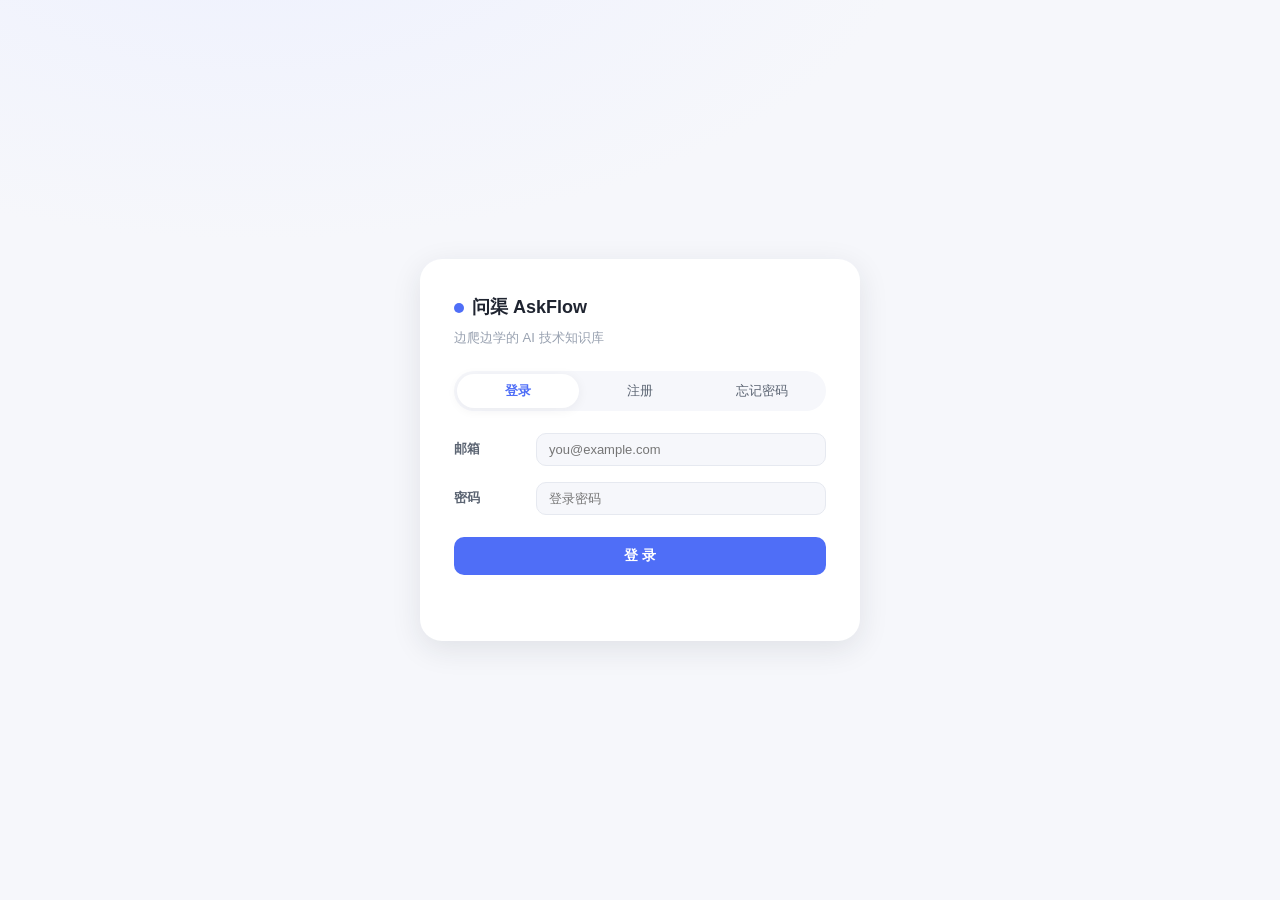
<file: frontend/index.html>
<!DOCTYPE html>
<html lang="zh-CN">
<head>
  <meta charset="UTF-8">
  <meta name="viewport" content="width=device-width, initial-scale=1.0">
  <title>问渠 AskFlow · 学习卡片</title>
  <link rel="stylesheet" href="css/style.css">
</head>
<body>
  <header class="topbar">
    <div class="topbar-inner">
      <div class="logo"><span class="dot"></span>问渠 AskFlow</div>
      <nav class="nav">
        <a href="index.html" class="active">学习卡片</a>
        <a href="chat.html">对话学习</a>
        <a href="kb.html">知识库</a>
        <a href="interview.html">模拟面试</a>
        <a href="learning.html">任务板</a>
      </nav>
    </div>
  </header>

  <main class="container">
    <section class="home-hero">
      <h1>学习卡片</h1>
      <p>小概念随手学，碎片时间也能系统学习</p>
    </section>

    <div id="card-state" class="state-box">正在加载卡片…</div>

    <section id="daily-card" class="daily-card" style="display:none">
      <div class="card-deco" aria-hidden="true">💡</div>
      <div class="card-head">
        <span id="card-category" class="category-tag"></span>
        <button id="btn-swap" class="swap-btn" title="换一个知识点">🔄 换一个</button>
      </div>
      <div id="card-term" class="term"></div>
      <div id="card-alias" class="alias" style="display:none"></div>
      <p id="card-brief" class="brief"></p>

      <section id="card-detail-wrap" class="card-section" style="display:none">
        <h3>📖 详细讲解</h3>
        <p id="card-detail"></p>
      </section>
      <section id="card-example-wrap" class="card-section" style="display:none">
        <h3>💻 示例</h3>
        <pre id="card-example"></pre>
      </section>

      <div class="divider"></div>
      <div class="actions">
        <button id="btn-ask" class="btn btn-primary">🙋 去问 AI（讲解模式）</button>
        <button id="btn-teach" class="btn btn-ghost">👨‍🏫 我来教 AI（费曼模式）</button>
      </div>
    </section>

    <section id="stat-row" class="stat-row" style="display:none">
      <div class="stat"><b id="stat-knowledge">-</b><span>知识条目</span></div>
      <div class="stat"><b id="stat-terms">-</b><span>术语卡片</span></div>
      <div class="stat"><b id="stat-evals">-</b><span>我的讲解评估</span></div>
      <div class="stat"><b id="stat-avg">-</b><span>我的平均掌握分</span></div>
    </section>
  </main>

  <script src="js/api.js"></script>
  <script src="js/topbar-user.js"></script>
  <script src="js/highlight.js"></script>
  <script src="js/home.js"></script>
</body>
</html>
</file>
<file: frontend/css/style.css>
/* 问渠 AskFlow —— 全局样式 */

:root {
  --bg: #f6f7fb;
  --card: #ffffff;
  --ink: #1f2430;
  --ink-2: #5b6472;
  --ink-3: #98a1b0;
  --line: #e6e9f0;
  --brand: #4f6ef7;
  --brand-soft: #eef1fe;
  --green: #2eb872;
  --green-soft: #e8f7ef;
  --red: #e5484d;
  --red-soft: #fdecec;
  --amber: #d97706;
  --amber-soft: #fdf3e3;
  --radius: 14px;
  --shadow: 0 2px 12px rgba(31, 36, 48, 0.06);
  --shadow-lg: 0 8px 30px rgba(31, 36, 48, 0.10);
}

* { box-sizing: border-box; margin: 0; padding: 0; }

body {
  font-family: "PingFang SC", "Microsoft YaHei", "Segoe UI", sans-serif;
  background: var(--bg);
  color: var(--ink);
  line-height: 1.65;
}

a { color: var(--brand); text-decoration: none; }

/* ---------- 顶部导航 ---------- */
.topbar {
  position: sticky; top: 0; z-index: 10;
  background: rgba(255, 255, 255, 0.9);
  backdrop-filter: blur(8px);
  border-bottom: 1px solid var(--line);
}
.topbar-inner {
  max-width: 960px; margin: 0 auto;
  display: flex; align-items: center; gap: 20px;
  padding: 12px 20px;
}
.logo { font-weight: 700; font-size: 17px; color: var(--ink); display: flex; align-items: center; gap: 8px; }
.logo .dot { width: 10px; height: 10px; border-radius: 50%; background: var(--brand); }
.nav { display: flex; gap: 4px; margin-left: auto; }
.nav a {
  padding: 6px 14px; border-radius: 999px;
  color: var(--ink-2); font-size: 14px;
}
.nav a:hover { background: var(--brand-soft); color: var(--brand); }
.nav a.active { background: var(--brand); color: #fff; }

.container { max-width: 960px; margin: 0 auto; padding: 28px 20px 60px; }

/* ---------- 主页：学习卡片 ---------- */
.home-hero { text-align: center; margin: 18px 0 26px; }
.home-hero h1 { font-size: 26px; letter-spacing: 1px; }
.home-hero p { color: var(--ink-2); margin-top: 6px; font-size: 14px; }

.daily-card {
  background: linear-gradient(165deg, #ffffff 55%, #f3f6ff);
  border: 1px solid #edf0fb;
  border-radius: 22px;
  box-shadow: var(--shadow-lg);
  padding: 30px 36px 28px;
  position: relative;
  overflow: hidden;
}
/* 右侧水印装饰，填充空白区 */
.card-deco {
  position: absolute; right: 30px; top: 26px;
  font-size: 88px; line-height: 1;
  opacity: 0.12; transform: rotate(12deg);
  pointer-events: none; user-select: none;
}
.card-head {
  display: flex; align-items: center; justify-content: space-between;
  margin-bottom: 10px;
}
.daily-card .swap-btn {
  display: inline-flex; align-items: center; gap: 4px;
  font-size: 12px; color: var(--ink-3);
  border: 1px solid var(--line); border-radius: 999px; padding: 2px 12px;
  background: #fff; cursor: pointer;
  transition: color .15s, border-color .15s;
}
.daily-card .swap-btn:hover { color: var(--brand); border-color: var(--brand); }
.daily-card .swap-btn:disabled { opacity: .6; cursor: default; }
.daily-card .term {
  font-size: 40px; font-weight: 800; letter-spacing: 0.5px;
  margin: 4px 0 2px;
}
.daily-card .alias { color: var(--ink-3); font-size: 13px; margin-bottom: 8px; }
.daily-card .category-tag {
  display: inline-block; background: var(--brand-soft); color: var(--brand);
  font-size: 12px; font-weight: 600; padding: 4px 14px; border-radius: 999px;
}
.daily-card .brief {
  font-size: 16px; color: var(--ink-2); margin-top: 10px; max-width: 660px;
}
/* 详细讲解 / 示例区块 */
.card-section { margin-top: 18px; max-width: 720px; }
.card-section h3 {
  font-size: 14px; color: var(--ink);
  margin-bottom: 8px; letter-spacing: 0.5px;
}
.card-section p { font-size: 14.5px; color: var(--ink-2); }
.card-section pre {
  background: #f2f4fa; border: 1px solid var(--line);
  border-radius: 12px; padding: 12px 16px;
  font-size: 13px; line-height: 1.6;
  font-family: "Cascadia Code", Consolas, "Courier New", monospace;
  white-space: pre-wrap; word-break: break-word;
  color: #33415c;
}
/* 代码高亮配色（浅色主题） */
.tok-kw  { color: #8250df; font-weight: 600; }  /* 关键字 */
.tok-str { color: #0a7d33; }                    /* 字符串 */
.tok-cmt { color: #98a1b0; font-style: italic; }/* 注释 */
.tok-num { color: #d97706; }                    /* 数字 */
.tok-fn  { color: #1f6feb; }                    /* 函数调用 */
.tok-dec { color: #b35900; }                    /* 装饰器 */

/* ---------- 富文本（AI 回答 / 知识正文） ---------- */
.rich { white-space: normal; }
.rich p { margin: 4px 0; }
.rich h2, .rich h3, .rich h4 { margin: 12px 0 6px; line-height: 1.4; }
.rich h2 { font-size: 17px; }
.rich h3 { font-size: 15.5px; }
.rich h4 { font-size: 14.5px; }
.rich ul, .rich ol { padding-left: 22px; margin: 6px 0; }
.rich li { margin: 2px 0; }
.rich strong { color: var(--ink); }
.rich .code-block {
  background: #f2f4fa; border: 1px solid var(--line);
  border-radius: 10px; padding: 10px 14px; margin: 8px 0;
  font-family: "Cascadia Code", Consolas, "Courier New", monospace;
  font-size: 12.5px; line-height: 1.6;
  white-space: pre-wrap; word-break: break-word;
  color: #33415c;
}
.rich .inline-code {
  background: #eef1fe; color: #4f6ef7;
  border-radius: 5px; padding: 1px 6px;
  font-family: Consolas, monospace; font-size: 0.9em;
}
/* markdown 表格 */
.rich .table-wrap { overflow-x: auto; margin: 8px 0; }
.rich table {
  border-collapse: collapse; width: 100%;
  font-size: 13px; line-height: 1.5;
}
.rich th, .rich td {
  border: 1px solid var(--line);
  padding: 6px 12px; text-align: left;
}
.rich th {
  background: var(--brand-soft); color: var(--ink);
  font-weight: 700; white-space: nowrap;
}
.rich td .inline-code { white-space: nowrap; }

/* ---------- 知识库页 ---------- */
.kb-grid {
  display: grid; gap: 14px;
  grid-template-columns: repeat(auto-fill, minmax(190px, 1fr));
}
.kb-tile {
  background: var(--card); border-radius: 18px; box-shadow: var(--shadow);
  padding: 22px 20px; text-align: center; cursor: pointer;
  transition: transform .12s ease, box-shadow .2s ease;
}
.kb-tile:hover { transform: translateY(-3px); box-shadow: var(--shadow-lg); }
.kb-tile .tile-icon { font-size: 30px; margin-bottom: 6px; }
.kb-tile b { display: block; font-size: 28px; color: var(--brand); }
.kb-tile span { font-size: 13px; color: var(--ink-2); }

.kb-list-head {
  display: flex; align-items: baseline; gap: 10px;
  margin: 30px 0 12px;
}
.kb-list-head h2 { font-size: 18px; }
.kb-list { display: flex; flex-direction: column; gap: 8px; }
.kb-row {
  background: var(--card); border-radius: 12px; box-shadow: var(--shadow);
  padding: 12px 18px; cursor: pointer;
  display: flex; justify-content: space-between; gap: 12px; align-items: center;
}
.kb-row:hover { background: var(--brand-soft); }
.kb-row .row-title { font-size: 14px; font-weight: 600; }
.row-meta { font-size: 12px; color: var(--ink-3); white-space: nowrap; }

/* ---------- 详情弹窗 ---------- */
.modal-mask {
  position: fixed; inset: 0; z-index: 50;
  background: rgba(20, 24, 36, 0.45);
  display: flex; align-items: center; justify-content: center;
  padding: 24px;
}
.modal {
  background: var(--card); border-radius: 18px; box-shadow: var(--shadow-lg);
  width: min(820px, 100%); max-height: 86vh;
  display: flex; flex-direction: column;
  padding: 22px 26px;
}
.modal-head { display: flex; align-items: center; justify-content: space-between; gap: 12px; }
.modal-head h3 { font-size: 17px; }
.modal-close {
  border: none; background: var(--bg); border-radius: 8px;
  width: 30px; height: 30px; cursor: pointer; color: var(--ink-2);
}
.modal-close:hover { background: var(--red-soft); color: var(--red); }
.modal-meta { margin: 8px 0 4px; display: flex; gap: 10px; align-items: center; flex-wrap: wrap; }
.modal-body {
  overflow-y: auto; margin-top: 10px;
  font-size: 14px; color: var(--ink-2);
  border-top: 1px solid var(--line); padding-top: 14px;
}

/* 设置弹窗 */
.modal.small { width: min(560px, 100%); }
.set-tip { font-size: 12.5px; color: var(--ink-3); margin: 10px 0 14px; line-height: 1.7; }
.set-row {
  display: flex; align-items: center; gap: 10px;
  font-size: 13px; color: var(--ink-2); margin-bottom: 10px;
}
.set-row > span, .set-row { font-weight: 600; }
.set-row select, .set-row input {
  flex: 1; min-width: 0;
  border: 1px solid var(--line); border-radius: 10px;
  padding: 8px 12px; font-size: 13px; font-family: inherit;
  background: var(--bg); outline: none;
}
.set-row select:focus, .set-row input:focus { border-color: var(--brand); background: #fff; }
.set-actions { display: flex; align-items: center; gap: 10px; margin-top: 16px; }

/* 模拟面试上传 */
.iv-uploads { display: flex; gap: 14px; margin-top: 20px; flex-wrap: wrap; }
.iv-file {
  flex: 1; min-width: 220px;
  border: 2px dashed var(--line); border-radius: 14px;
  padding: 16px; cursor: pointer; font-size: 14px;
  display: flex; align-items: center; gap: 10px;
  background: var(--bg);
}
.iv-file:hover { border-color: var(--brand); }
.iv-file input { display: none; }
.iv-file span { color: var(--ink-3); font-size: 12px; overflow: hidden; text-overflow: ellipsis; }
.iv-meta { box-shadow: var(--shadow); }
.divider { height: 1px; background: var(--line); margin: 22px 0 18px; }
.daily-card .actions { display: flex; gap: 12px; flex-wrap: wrap; }

/* 统计条 */
.stat-row { display: flex; gap: 14px; margin-top: 18px; flex-wrap: wrap; }
.stat {
  flex: 1; min-width: 150px;
  background: var(--card); border-radius: 16px; box-shadow: var(--shadow);
  padding: 16px 20px; text-align: center;
}
.stat b { display: block; font-size: 26px; color: var(--brand); }
.stat span { font-size: 12px; color: var(--ink-3); }

.btn {
  display: inline-flex; align-items: center; gap: 6px;
  border: none; cursor: pointer;
  padding: 10px 22px; border-radius: 10px;
  font-size: 14px; font-weight: 600;
  transition: transform .06s ease, box-shadow .2s ease, background .2s ease;
}
.btn:active { transform: translateY(1px); }
.btn-primary { background: var(--brand); color: #fff; }
.btn-primary:hover { box-shadow: 0 4px 14px rgba(79, 110, 247, 0.35); }
.btn-ghost { background: var(--brand-soft); color: var(--brand); }
.btn-ghost:hover { background: #e0e6fd; }
.btn-danger-soft { background: var(--red-soft); color: var(--red); }
.btn[disabled] { opacity: .5; cursor: not-allowed; }

.state-box { text-align: center; color: var(--ink-3); padding: 60px 0; font-size: 14px; }

/* ---------- 对话页 ---------- */
.chat-layout { display: flex; height: calc(100vh - 57px); }
.sidebar {
  width: 240px; flex: none;
  background: var(--card); border-right: 1px solid var(--line);
  display: flex; flex-direction: column;
}
.sidebar-head { display: flex; gap: 8px; padding: 14px 12px 10px; }
.btn-small { padding: 7px 14px; font-size: 13px; flex: 1; }
.icon-btn {
  border: 1px solid var(--line); background: var(--bg); border-radius: 10px;
  width: 36px; cursor: pointer; font-size: 16px;
}
.icon-btn:hover { background: var(--brand-soft); }
.session-list { flex: 1; overflow-y: auto; padding: 4px 10px 10px; }
.session-mode-label {
  font-size: 11px; color: var(--ink-3); letter-spacing: 1px;
  padding: 6px 6px 4px;
}
.session-item {
  display: flex; align-items: center; gap: 6px;
  padding: 9px 10px; border-radius: 10px; cursor: pointer;
  font-size: 13px; color: var(--ink-2); margin-bottom: 2px;
}
.session-item:hover { background: var(--bg); }
.session-item.active { background: var(--brand-soft); color: var(--brand); font-weight: 600; }
.session-item .s-title {
  flex: 1; overflow: hidden; text-overflow: ellipsis; white-space: nowrap;
}
.session-item .s-del {
  border: none; background: transparent; cursor: pointer;
  color: var(--ink-3); font-size: 12px; border-radius: 6px;
  width: 20px; height: 20px; visibility: hidden;
}
.session-item:hover .s-del { visibility: visible; }
.session-item .s-del:hover { background: var(--red-soft); color: var(--red); }
.llm-badge {
  border-top: 1px solid var(--line);
  padding: 10px 14px; font-size: 12px; color: var(--ink-3);
  overflow: hidden; text-overflow: ellipsis; white-space: nowrap;
}
.chat-main { flex: 1; min-width: 0; }
.chat-wrap { display: flex; flex-direction: column; height: 100%; }
.chat-toolbar {
  display: flex; align-items: center; gap: 14px; flex-wrap: wrap;
  padding: 12px 20px; border-bottom: 1px solid var(--line); background: var(--card);
}
/* 显眼的当前模型徽标 */
.model-chip {
  display: inline-flex; align-items: center; gap: 6px;
  background: linear-gradient(90deg, var(--brand), #8b5cf6);
  color: #fff; font-size: 12.5px; font-weight: 700;
  padding: 6px 14px; border-radius: 999px;
  max-width: 260px; overflow: hidden; text-overflow: ellipsis; white-space: nowrap;
  cursor: default;
}
.mode-switch { display: flex; background: var(--bg); border-radius: 999px; padding: 3px; }
.mode-switch button {
  border: none; background: transparent; cursor: pointer;
  padding: 6px 18px; border-radius: 999px; font-size: 13px; color: var(--ink-2);
}
.mode-switch button.active { background: var(--card); color: var(--brand); font-weight: 700; box-shadow: var(--shadow); }

.topic-bar { display: flex; align-items: center; gap: 10px; font-size: 13px; color: var(--ink-2); }
.topic-bar .topic-name { font-weight: 700; color: var(--ink); }
.topic-bar .rounds { color: var(--ink-3); }

.msg-list {
  flex: 1; overflow-y: auto;
  max-width: 860px; width: 100%; margin: 0 auto;
  padding: 24px 20px;
  display: flex; flex-direction: column; gap: 16px;
}
.msg { display: flex; gap: 10px; max-width: 100%; }
.msg.user { flex-direction: row-reverse; }
.avatar {
  flex: none; width: 34px; height: 34px; border-radius: 50%;
  display: flex; align-items: center; justify-content: center;
  font-size: 16px; background: var(--brand-soft);
}
.msg.user .avatar { background: var(--green-soft); }
.bubble {
  background: var(--card); border-radius: var(--radius); box-shadow: var(--shadow);
  padding: 12px 16px; max-width: 76%; font-size: 14.5px;
  white-space: pre-wrap; word-break: break-word;
}
.msg.user .bubble { background: var(--brand); color: #fff; }

.sources { display: flex; gap: 6px; flex-wrap: wrap; margin-top: 8px; }
.source-chip {
  font-size: 11px; color: var(--ink-3);
  border: 1px solid var(--line); border-radius: 999px; padding: 1px 9px;
}

/* 知识库无资料提示条（检索分数低于阈值，已自动联网补爬） */
.kb-gap-note {
  align-self: flex-start;
  display: flex; align-items: center; gap: 10px; flex-wrap: wrap;
  background: var(--amber-soft); color: var(--amber);
  border: 1px solid var(--amber); border-radius: var(--radius);
  padding: 9px 14px; font-size: 13px; max-width: 76%;
}
.kb-gap-note a { color: var(--amber); font-weight: 600; text-decoration: none; white-space: nowrap; }
.kb-gap-note a:hover { text-decoration: underline; }

/* 评分卡片 */
.eval-card {
  background: var(--card); border-radius: var(--radius); box-shadow: var(--shadow);
  border-left: 4px solid var(--brand);
  padding: 16px 18px; max-width: 76%; font-size: 14px;
}
.eval-card h1, .eval-card h2 { font-size: 15px; margin: 12px 0 6px; }
.eval-card h1:first-child, .eval-card h2:first-child { margin-top: 0; }
.eval-card ul { padding-left: 20px; margin: 4px 0; }
.eval-card .score-line { color: var(--brand); font-weight: 800; }

.cursor::after {
  content: "▍"; color: var(--brand);
  animation: blink 1s steps(2) infinite;
}
@keyframes blink { 50% { opacity: 0; } }

/* 输入区 */
.input-bar {
  border-top: 1px solid var(--line); background: var(--card);
  padding: 14px 20px 18px;
}
.input-inner {
  max-width: 860px; margin: 0 auto;
  display: flex; gap: 10px; align-items: flex-end;
}
.input-inner textarea {
  flex: 1; resize: none; border: 1px solid var(--line); border-radius: 12px;
  padding: 10px 14px; font-size: 14px; font-family: inherit;
  min-height: 44px; max-height: 140px; outline: none; background: var(--bg);
}
.input-inner textarea:focus { border-color: var(--brand); background: #fff; }
.hint { max-width: 860px; margin: 8px auto 0; font-size: 12px; color: var(--ink-3); }

/* ---------- 登录/注册/忘记密码页 ---------- */
.auth-wrap {
  min-height: 100vh;
  display: flex; align-items: center; justify-content: center;
  padding: 24px;
  background: radial-gradient(1200px 600px at 20% -10%, #eef1fe 0%, var(--bg) 55%);
}
.auth-card {
  width: min(440px, 100%);
  background: var(--card); border-radius: 22px; box-shadow: var(--shadow-lg);
  padding: 34px 34px 30px;
}
.auth-logo { font-weight: 700; font-size: 18px; display: flex; align-items: center; gap: 8px; }
.auth-logo .dot { width: 10px; height: 10px; border-radius: 50%; background: var(--brand); }
.auth-sub { color: var(--ink-3); font-size: 13px; margin: 4px 0 22px; }

.auth-tabs {
  display: flex; background: var(--bg); border-radius: 999px; padding: 3px;
  margin-bottom: 22px;
}
.auth-tab {
  flex: 1; border: none; background: transparent; cursor: pointer;
  padding: 8px 0; border-radius: 999px; font-size: 13px; color: var(--ink-2);
}
.auth-tab.active { background: var(--card); color: var(--brand); font-weight: 700; box-shadow: var(--shadow); }

.auth-form { display: flex; flex-direction: column; gap: 2px; }
.auth-form .set-row { margin-bottom: 14px; }
.auth-form .set-row > span { flex: none; width: 72px; }
.auth-submit { justify-content: center; margin-top: 6px; }
.auth-msg { font-size: 13px; margin-top: 16px; min-height: 20px; text-align: center; }
.auth-msg.err { color: var(--red); }
.auth-msg.ok { color: var(--green); }

/* 验证码行：输入框 + 发送按钮 */
.code-row input { flex: 1; }
.code-btn { flex: none; white-space: nowrap; padding: 7px 14px; }
.code-btn[disabled] { opacity: .6; cursor: not-allowed; }

/* ---------- 顶栏用户区（topbar-user.js 注入）---------- */
.topbar-user { display: flex; align-items: center; gap: 10px; margin-left: 12px; }
.tu-email {
  font-size: 12.5px; color: var(--ink-2); max-width: 180px;
  overflow: hidden; text-overflow: ellipsis; white-space: nowrap;
}
.tu-logout {
  border: 1px solid var(--line); background: var(--bg); color: var(--ink-2);
  border-radius: 999px; padding: 4px 14px; font-size: 12.5px; cursor: pointer;
}
.tu-logout:hover { background: var(--red-soft); color: var(--red); border-color: var(--red-soft); }

/* ---------- 通知铃铛 + 下拉面板 ---------- */
.tu-bell {
  position: relative; border: none; background: transparent;
  font-size: 17px; cursor: pointer; padding: 3px 6px; border-radius: 8px;
  line-height: 1;
}
.tu-bell:hover { background: var(--brand-soft); }
.tu-dot {
  position: absolute; top: 1px; right: 2px; width: 8px; height: 8px;
  border-radius: 50%; background: var(--red);
  box-shadow: 0 0 0 2px #fff;
}
.notif-panel {
  position: absolute; top: calc(100% + 10px); right: 0; z-index: 60;
  width: 340px; max-width: 92vw;
  background: var(--card); border-radius: var(--radius);
  box-shadow: var(--shadow-lg); border: 1px solid var(--line);
  overflow: hidden;
}
.np-head {
  display: flex; align-items: center; justify-content: space-between;
  padding: 12px 16px; border-bottom: 1px solid var(--line);
  background: var(--bg);
}
.np-actions { display: flex; gap: 8px; }
.np-btn {
  border: 1px solid var(--line); background: var(--card); color: var(--ink-2);
  border-radius: 999px; padding: 3px 12px; font-size: 12px; cursor: pointer;
}
.np-btn:hover { border-color: var(--brand); color: var(--brand); }
.np-danger:hover { border-color: var(--red); color: var(--red); }
.np-list { max-height: 380px; overflow-y: auto; }
.np-empty { padding: 30px 0; text-align: center; color: var(--ink-3); font-size: 13px; }
.np-item { padding: 12px 16px; border-bottom: 1px solid var(--line); cursor: pointer; }
.np-item:last-child { border-bottom: none; }
.np-item:hover { background: var(--brand-soft); }
.np-item.unread { background: #f4f7ff; }
.np-item.unread .np-title { color: var(--ink); font-weight: 700; }
.np-item.read .np-title, .np-item.read .np-body { color: var(--ink-3); }
.np-title { font-size: 13.5px; color: var(--ink); }
.np-body { font-size: 12.5px; color: var(--ink-2); margin-top: 3px; line-height: 1.5; }
.np-time { font-size: 11px; color: var(--ink-3); margin-top: 5px; }

/* ---------- 知识库：全局/我的 tab 与个人知识库 ---------- */
.kb-tabs { width: fit-content; margin: 0 auto 22px; }
.my-toolbar { display: flex; align-items: center; gap: 10px; margin-bottom: 16px; }
.my-toolbar .row-meta { margin-left: auto; }
.kb-row .row-right { display: flex; align-items: center; gap: 8px; flex: none; }
.btn-mini { padding: 4px 12px; font-size: 12px; }
.set-row textarea {
  flex: 1; min-width: 0; resize: vertical;
  border: 1px solid var(--line); border-radius: 10px;
  padding: 8px 12px; font-size: 13px; font-family: inherit;
  background: var(--bg); outline: none; line-height: 1.6;
}
.set-row textarea:focus { border-color: var(--brand); background: #fff; }

/* 徽标（爬取状态 / 「我的」标记） */
.badge {
  display: inline-block; font-size: 12px; font-weight: 600;
  border-radius: 999px; padding: 2px 12px;
  background: var(--bg); color: var(--ink-2);
}
.badge-mine { background: var(--green-soft); color: var(--green); }
.badge-pending { background: var(--bg); color: var(--ink-3); }
.badge-running { background: var(--brand-soft); color: var(--brand); }
.badge-done { background: var(--green-soft); color: var(--green); }
.badge-partial { background: var(--amber-soft); color: var(--amber); }
.badge-failed { background: var(--red-soft); color: var(--red); }

/* 分页条（全局列表 / 我的知识列表共用） */
.kb-pager { display: flex; align-items: center; justify-content: center; gap: 14px; margin-top: 14px; }
.kb-pager:empty { margin-top: 0; }
.kb-pager button[disabled] { opacity: .45; cursor: not-allowed; }

/* 爬取进度面板（置顶展示，间距留给下方工具栏；支持多任务并行） */
.crawl-panel {
  background: var(--card); border-radius: var(--radius); box-shadow: var(--shadow);
  padding: 16px 18px; margin: 0 0 18px; font-size: 13px;
}
.crawl-head { display: flex; align-items: center; gap: 10px; margin-bottom: 4px; }
.crawl-head .modal-close { margin-left: auto; }
.crawl-task { padding: 12px 0 4px; border-top: 1px dashed var(--line); }
.crawl-task:first-child { border-top: none; padding-top: 6px; }
.crawl-task-head { display: flex; align-items: center; gap: 10px; margin-bottom: 8px; }
.crawl-task-head .ct-url {
  overflow: hidden; text-overflow: ellipsis; white-space: nowrap;
}
.crawl-task .progress { margin-bottom: 6px; }

/* 弹窗头部右侧按钮组（详情弹窗：翻译 + 关闭） */
.modal-head-actions { display: flex; align-items: center; gap: 8px; flex: none; }
.progress {
  height: 8px; background: var(--bg); border-radius: 999px; overflow: hidden;
}
.progress-bar {
  height: 100%; background: linear-gradient(90deg, var(--brand), #8b5cf6);
  border-radius: 999px; transition: width .4s ease;
}
/* 不定长进度条：检索阶段无页数可算，用流光动画表示「进行中」 */
.progress-bar-indeterminate {
  background: linear-gradient(90deg, var(--brand), #8b5cf6, var(--brand));
  background-size: 200% 100%;
  animation: progress-flow 1.4s linear infinite;
}
@keyframes progress-flow {
  from { background-position: 200% 0; }
  to { background-position: 0 0; }
}
/* 任务板子题内的补爬进度（第二行，占满整行） */
.board-crawl-progress { flex-basis: 100%; margin-top: 8px; }
.board-crawl-progress .row-meta { margin-top: 4px; white-space: normal; word-break: break-all; }

/* ---------- 任务板：三栏布局 + 抽屉卡片 + Agent/日志面板 ---------- */
.board-layout {
  max-width: 1280px;
  display: grid;
  grid-template-columns: 235px minmax(0, 1fr) 295px;
  gap: 18px; align-items: start;
}
.board-main { min-width: 0; }
.aside-card { padding: 16px 16px 18px; border-radius: 16px; }
.aside-title { font-size: 14px; margin-bottom: 12px; }

/* 窄屏页签：默认隐藏（桌面三栏全显）；<1200px 显示并按 body class 互斥切换 */
.board-mtabs { display: none; }
@media (max-width: 1200px) {
  .board-layout { grid-template-columns: 1fr; }
  .board-mtabs {
    display: flex; gap: 6px; margin-bottom: 14px;
    background: var(--card); border-radius: 12px; padding: 5px;
    box-shadow: var(--shadow);
  }
  .bmtab {
    flex: 1; border: none; background: transparent; border-radius: 9px;
    padding: 9px 0; font-size: 13.5px; color: var(--ink-2); cursor: pointer;
  }
  .bmtab.active { background: var(--brand-soft); color: var(--brand); font-weight: 700; }
  .board-main, .board-aside { display: none; }
  body:not(.mtab-agents):not(.mtab-log) .board-main { display: block; }
  body.mtab-agents #aside-agents { display: block; }
  body.mtab-log #aside-log { display: block; }
}

/* 目标卡片（抽屉） */
.goal-card { padding: 0; overflow: hidden; margin-bottom: 16px; }
.goal-head {
  display: flex; align-items: center; gap: 10px; flex-wrap: wrap;
  padding: 16px 22px; cursor: pointer;
}
.goal-head:hover { background: var(--brand-soft); }
.goal-title { font-size: 15px; }
.goal-chevron { color: var(--ink-3); transition: transform .25s; display: inline-block; }
.goal-card.open .goal-chevron { transform: rotate(90deg); }
.goal-actions { margin-left: auto; display: flex; gap: 8px; flex: none; }
.goal-body { padding: 0 22px 16px; }
.goal-card:not(.open) .goal-body { display: none; }
.goal-flash { animation: goalFlash 1.8s ease; }
@keyframes goalFlash {
  0% { box-shadow: 0 0 0 3px var(--brand); }
  100% { box-shadow: var(--shadow); }
}

/* Agent 角色泳道：每角色一行，行内气泡/实例；忙碌脉冲、空闲收窄 */
.lane {
  display: flex; align-items: center; gap: 8px;
  padding: 7px 2px; border-bottom: 1px dashed var(--line);
  transition: background .3s;
}
.lane:last-of-type { border-bottom: none; }
.lane.active { background: linear-gradient(90deg, var(--brand-soft), transparent); border-radius: 8px; }
.lane-name {
  flex: none; width: 58px; font-size: 12px; font-weight: 600; color: var(--ink-2);
}
.lane.active .lane-name { color: var(--brand); }
.lane-track { display: flex; flex-wrap: wrap; gap: 6px; align-items: center; min-height: 22px; flex: 1; }

.bubble {
  display: inline-flex; align-items: center; gap: 5px;
  border: none; background: transparent; border-radius: 999px;
  padding: 3px 8px 3px 6px; font-size: 11px; color: var(--ink-3); cursor: default;
}
.bubble .b-dot { width: 8px; height: 8px; border-radius: 50%; background: var(--line); flex: none; }
.bubble .b-kind { font-size: 12px; }
.bubble .b-time { font-variant-numeric: tabular-nums; }
.bubble.idle { padding: 3px 4px; }                 /* 空闲：只剩一个小灰点 */
.bubble.idle .b-kind, .bubble.idle .b-time { display: none; }
.bubble.watching { background: var(--amber-soft); color: var(--amber); }
.bubble.watching .b-dot { background: var(--amber); opacity: .7; }
.bubble.working {
  background: var(--brand-soft); color: var(--brand); font-weight: 700;
}
.bubble.working .b-dot {
  background: var(--brand); animation: bubblePulse 1.6s ease-out infinite;
}
.bubble.clickable { cursor: pointer; }
.bubble.clickable:hover { filter: brightness(.96); box-shadow: 0 0 0 2px var(--brand); }
@keyframes bubblePulse {
  0% { box-shadow: 0 0 0 0 rgba(79, 110, 247, .45); }
  70% { box-shadow: 0 0 0 7px rgba(79, 110, 247, 0); }
  100% { box-shadow: 0 0 0 0 rgba(79, 110, 247, 0); }
}
#agents-summary { text-align: right; }

/* work_log 时间线 */
.wl-head { display: flex; align-items: center; gap: 8px; margin-bottom: 10px; font-size: 13.5px; flex-wrap: wrap; }
.wl-live {
  font-size: 11px; color: var(--green); background: var(--green-soft);
  border-radius: 999px; padding: 2px 8px; font-weight: 600;
}
.wl-live::before {
  content: ''; display: inline-block; width: 6px; height: 6px; border-radius: 50%;
  background: var(--green); margin-right: 5px; vertical-align: 1px;
  animation: bubblePulse 1.6s ease-out infinite;
}
.wl-head .wl-copy { margin-left: auto; }
.wl-list { max-height: 420px; overflow-y: auto; scroll-behavior: smooth; }
.wl-entry {
  position: relative; margin-left: 5px;
  border-left: 2px solid var(--line);
  padding: 6px 0 10px 14px;
}
.wl-entry::before {
  content: ''; position: absolute; left: -5px; top: 11px;
  width: 8px; height: 8px; border-radius: 50%; background: var(--brand);
}
.wl-entry.wl-new { animation: wlNew 1.6s ease; }
@keyframes wlNew {
  0% { background: var(--brand-soft); box-shadow: 0 0 0 2px var(--brand); }
  100% { background: transparent; box-shadow: none; }
}
.wl-action { font-size: 12.5px; font-weight: 600; }
.wl-desc { font-size: 12px; color: var(--ink-2); margin-top: 2px; line-height: 1.5; word-break: break-all; }
.wl-time { font-size: 11px; color: var(--ink-3); margin-top: 3px; }
.crawl-pages { margin-top: 10px; display: flex; flex-direction: column; gap: 4px; max-height: 220px; overflow-y: auto; }
.crawl-page-row { display: flex; align-items: center; gap: 8px; font-size: 12.5px; color: var(--ink-2); }
.crawl-page-row .pg-url { overflow: hidden; text-overflow: ellipsis; white-space: nowrap; }
.pg-ok { color: var(--green); font-weight: 700; }
.pg-fail { color: var(--red); font-weight: 700; }
.crawl-summary { margin-top: 10px; font-size: 12.5px; color: var(--ink-2); }

/* AI 添加对话弹窗 */
.ai-msgs {
  display: flex; flex-direction: column; gap: 8px;
  max-height: 300px; overflow-y: auto;
  margin: 10px 0 14px; padding: 2px;
}
.ai-msg {
  max-width: 86%; padding: 8px 13px; border-radius: 13px;
  font-size: 13px; line-height: 1.6;
  white-space: pre-wrap; word-break: break-word;
}
.ai-msg.user {
  align-self: flex-end; background: var(--brand); color: #fff;
  border-bottom-right-radius: 4px;
}
.ai-msg.assistant {
  align-self: flex-start; background: var(--bg); color: var(--ink-2);
  border-bottom-left-radius: 4px;
}
.ai-input-row { display: flex; gap: 8px; }
.ai-input-row input {
  flex: 1; min-width: 0;
  border: 1px solid var(--line); border-radius: 10px;
  padding: 9px 12px; font-size: 13px; font-family: inherit;
  background: var(--bg); outline: none;
}
.ai-input-row input:focus { border-color: var(--brand); background: #fff; }

/* ---------- 管理后台：用户总览表 ---------- */
.admin-table {
  width: 100%; border-collapse: collapse;
  background: var(--card); border-radius: var(--radius);
  box-shadow: var(--shadow); overflow: hidden;
  font-size: 13.5px;
}
.admin-table th, .admin-table td {
  padding: 11px 18px; text-align: left;
  border-bottom: 1px solid var(--line);
}
.admin-table thead th {
  background: var(--brand-soft); color: var(--ink);
  font-size: 13px; white-space: nowrap;
}
.admin-table tbody tr:last-child td { border-bottom: none; }
.admin-table tbody tr:hover { background: var(--bg); }
.admin-table .cell-email { font-weight: 600; color: var(--ink); }
.admin-table .cell-dim { color: var(--ink-3); white-space: nowrap; }

/* 未配置模型引导弹窗（顶栏 topbar-user.js 注入） */
.model-prompt { z-index: 90; }
.model-prompt-card { width: min(480px, 100%); gap: 6px; }
.mp-text { font-size: 13.5px; color: var(--ink-2); line-height: 1.8; margin: 12px 0 4px; }
.mp-text b { color: var(--ink); }
.mp-actions { display: flex; justify-content: flex-end; gap: 10px; margin-top: 14px; }
.mp-btn {
  border: none; border-radius: 10px; padding: 9px 20px;
  font-size: 13.5px; cursor: pointer; font-weight: 600;
}
.mp-btn.mp-later { background: var(--bg); color: var(--ink-2); }
.mp-btn.mp-later:hover { background: var(--line); }
.mp-btn.mp-go { background: var(--brand); color: #fff; }
.mp-btn.mp-go:hover { filter: brightness(1.06); }

/* 气泡里的行内文字按钮（如「打开模型配置」） */
.link-btn {
  border: none; background: none; padding: 0; margin-left: 2px;
  color: var(--brand); font-size: inherit; font-weight: 600;
  cursor: pointer; text-decoration: underline;
}
.link-btn:hover { filter: brightness(1.15); }

/* 向量化失败横幅（知识库详情/重试） */
.vec-error-box {
  display: flex; align-items: center; gap: 10px; flex-wrap: wrap;
  margin: 0 0 14px; padding: 10px 14px;
  border: 1px solid var(--red-soft); border-radius: 8px;
  background: var(--red-soft); color: var(--red);
  font-size: 13px; line-height: 1.5;
}
.vec-error-box b { flex: none; }
.vec-error-box .act-retry { flex: none; color: var(--red); }
</file>
